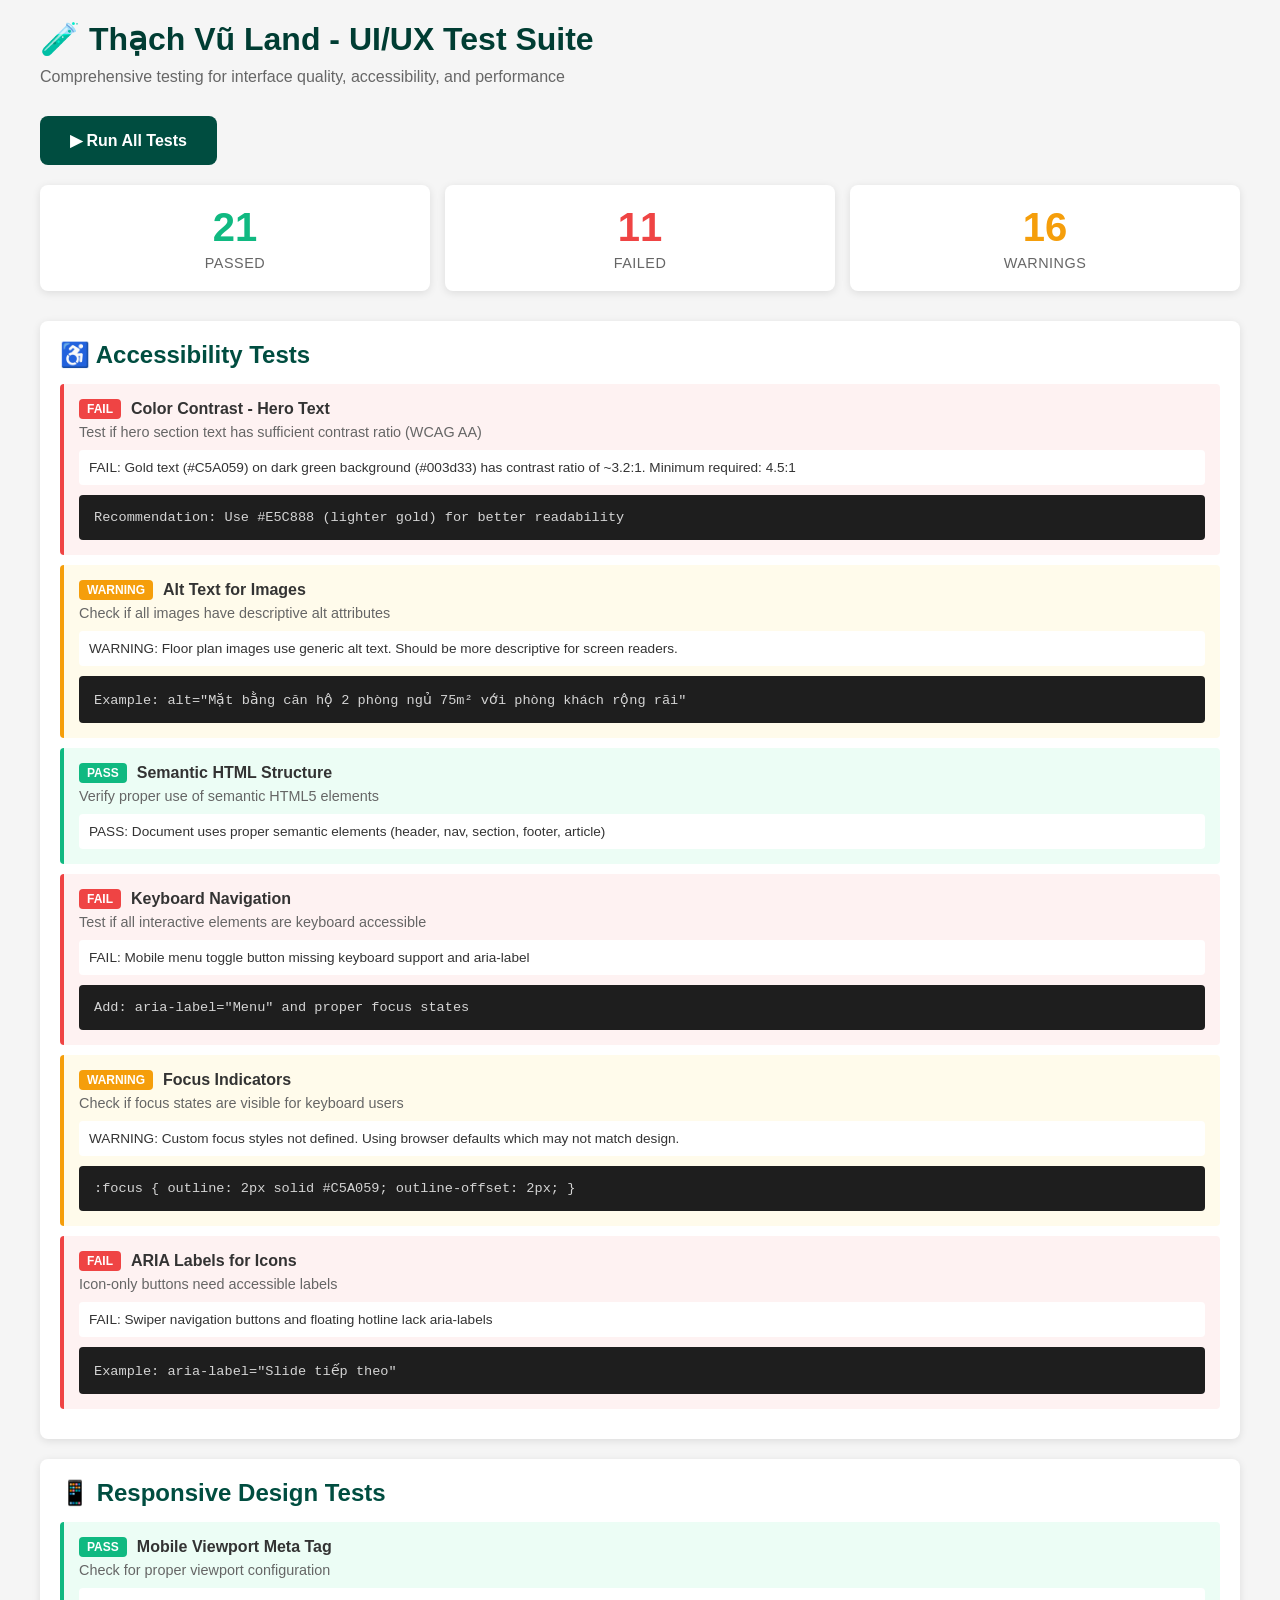
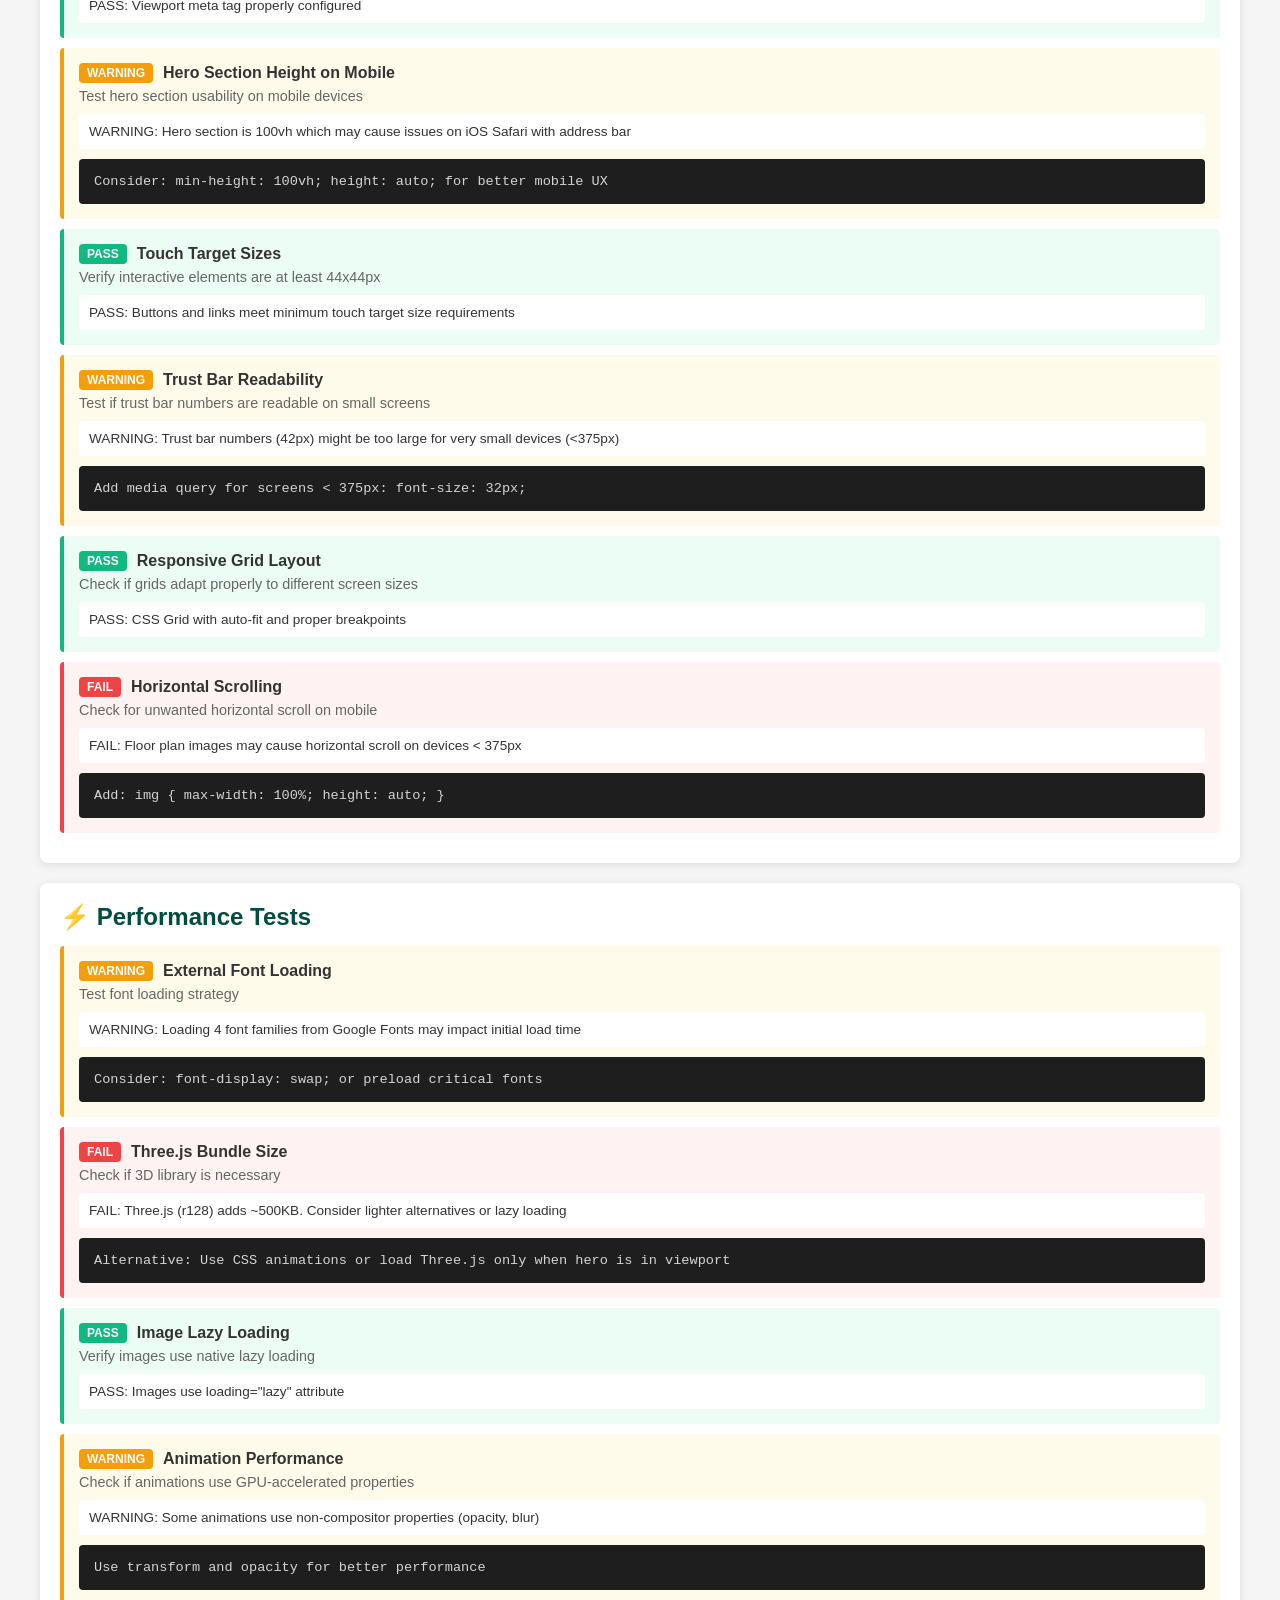
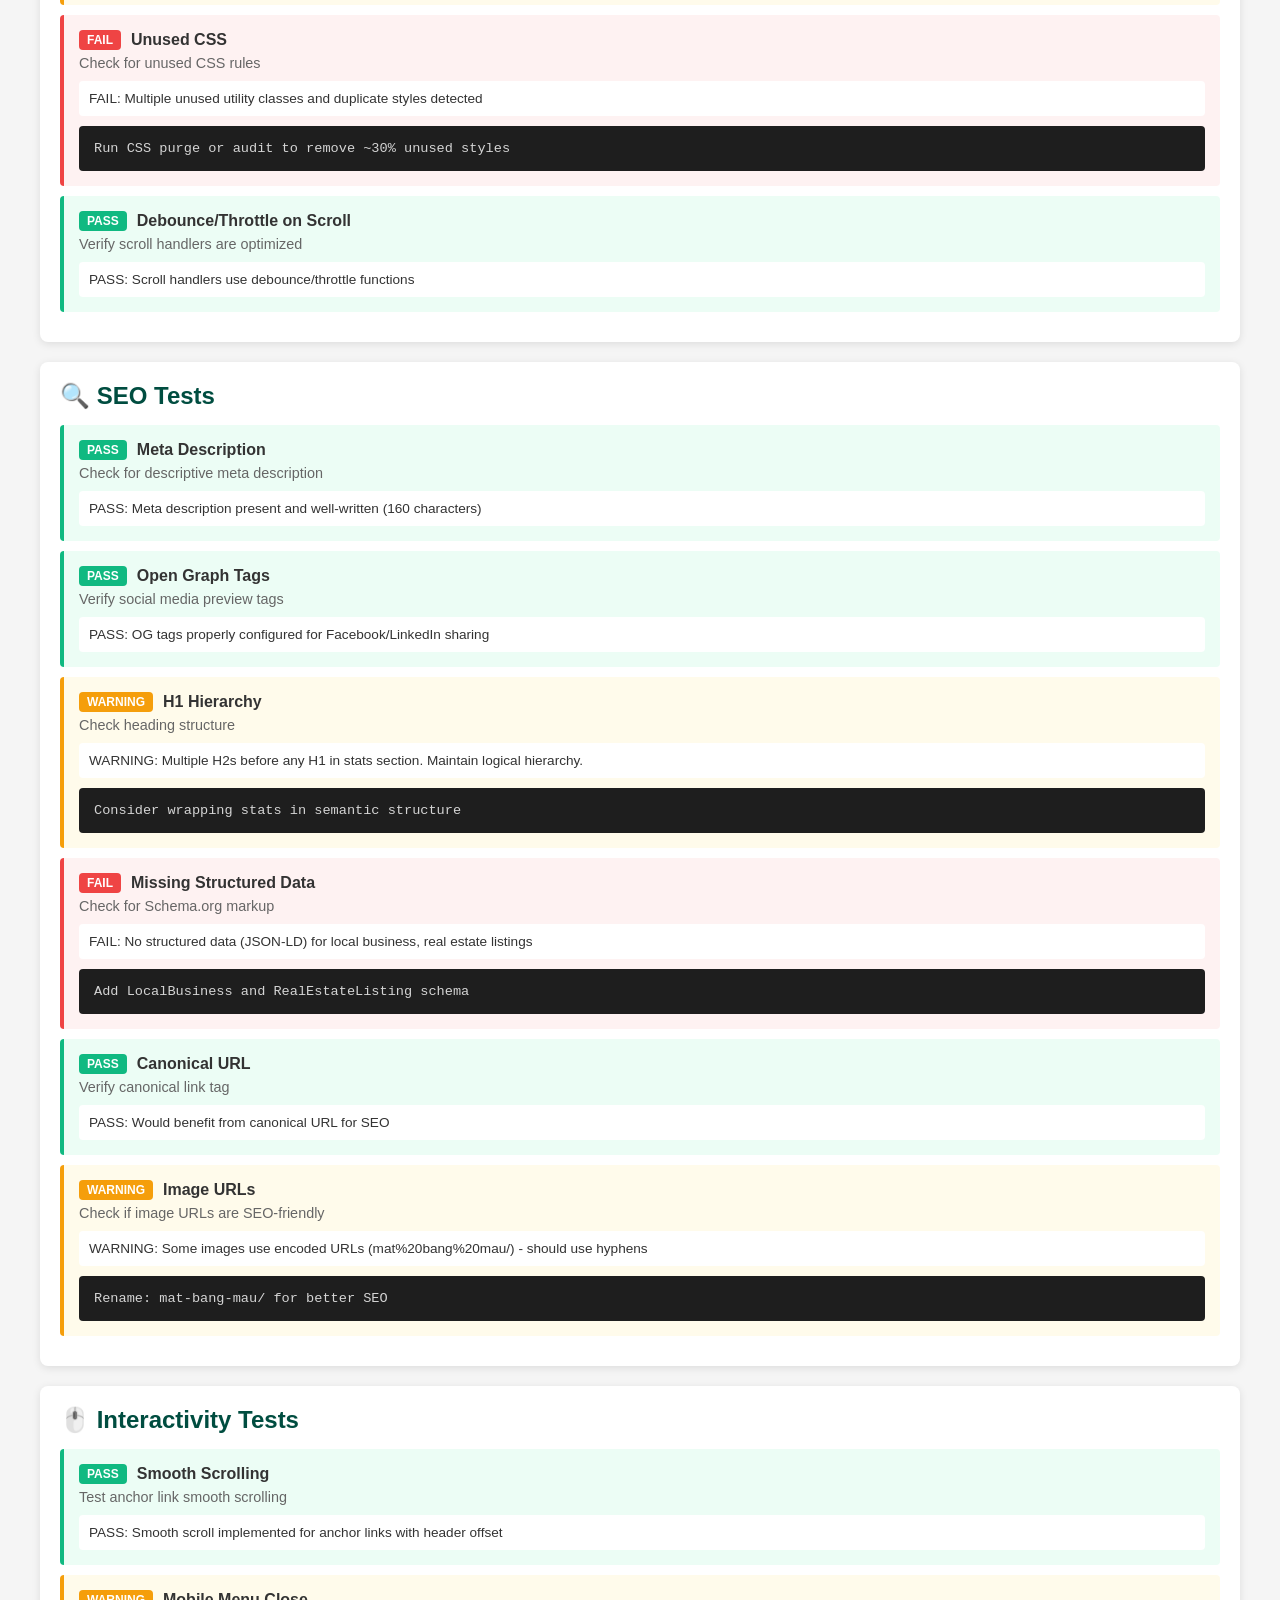
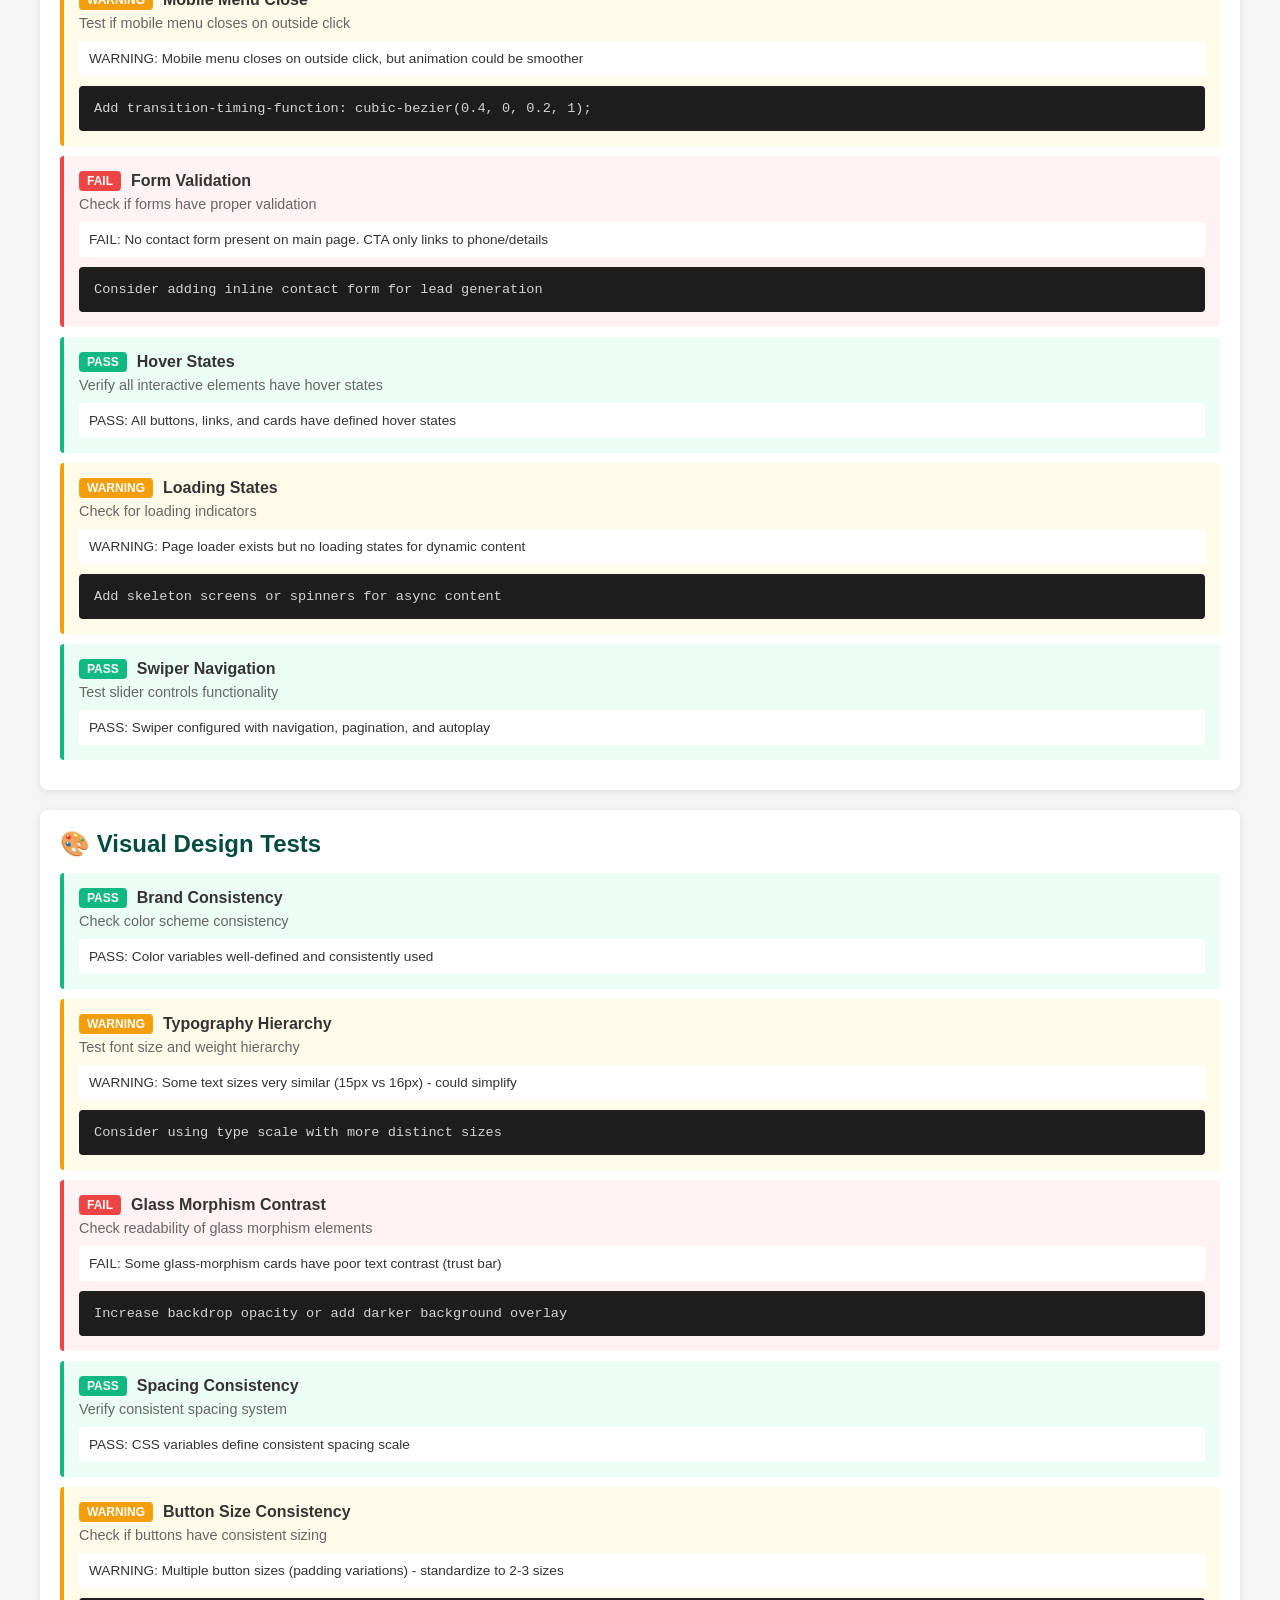
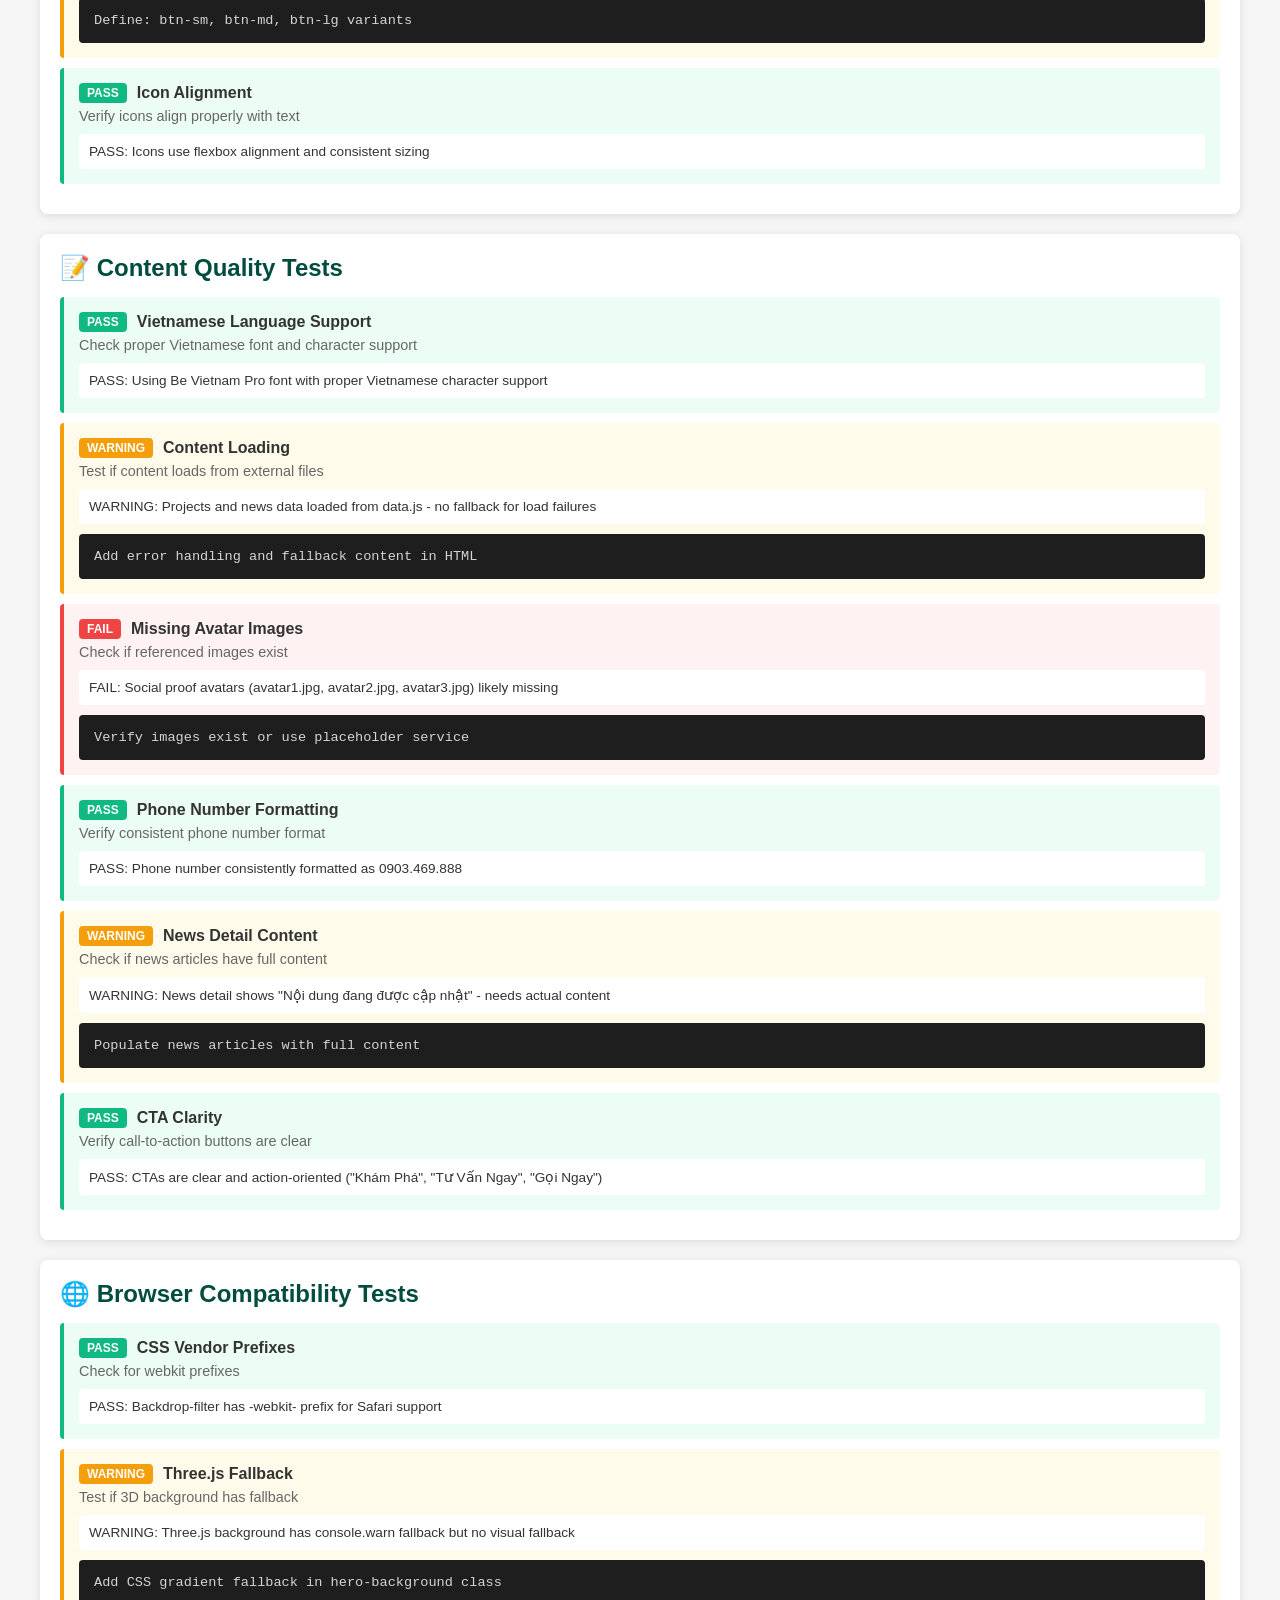
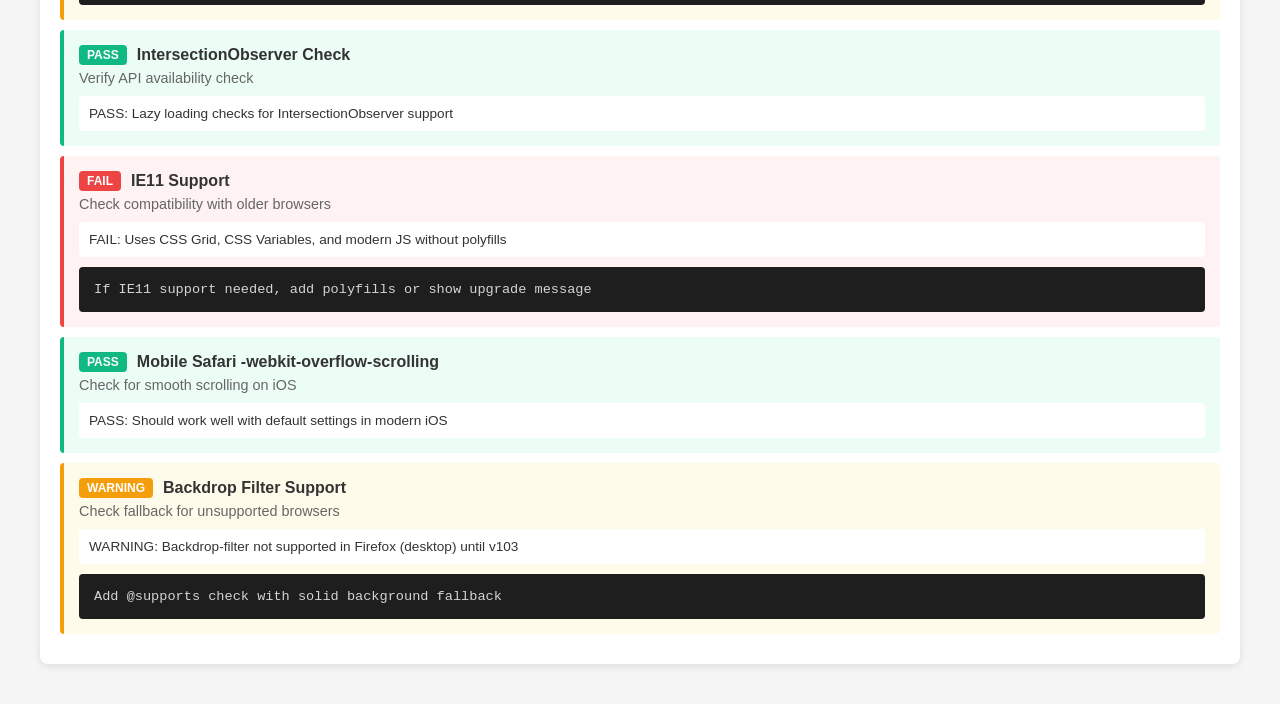
<file: tests/ui-ux-tests.html>
<!DOCTYPE html>
<html lang="vi">
<head>
    <meta charset="UTF-8">
    <meta name="viewport" content="width=device-width, initial-scale=1.0">
    <title>Thạch Vũ Land - UI/UX Tests</title>
    <style>
        * {
            margin: 0;
            padding: 0;
            box-sizing: border-box;
        }

        body {
            font-family: -apple-system, BlinkMacSystemFont, 'Segoe UI', Roboto, Arial, sans-serif;
            padding: 20px;
            background: #f5f5f5;
            color: #333;
        }

        .container {
            max-width: 1200px;
            margin: 0 auto;
        }

        h1 {
            color: #003d33;
            margin-bottom: 10px;
        }

        .subtitle {
            color: #666;
            margin-bottom: 30px;
        }

        .test-section {
            background: white;
            border-radius: 8px;
            padding: 20px;
            margin-bottom: 20px;
            box-shadow: 0 2px 8px rgba(0, 0, 0, 0.1);
        }

        .test-section h2 {
            color: #004d40;
            margin-bottom: 15px;
            font-size: 1.5rem;
        }

        .test-case {
            padding: 15px;
            margin: 10px 0;
            background: #f9f9f9;
            border-left: 4px solid #ddd;
            border-radius: 4px;
        }

        .test-case.pass {
            border-left-color: #10b981;
            background: #ecfdf5;
        }

        .test-case.fail {
            border-left-color: #ef4444;
            background: #fef2f2;
        }

        .test-case.warning {
            border-left-color: #f59e0b;
            background: #fffbeb;
        }

        .test-title {
            font-weight: 600;
            margin-bottom: 5px;
            display: flex;
            align-items: center;
            gap: 10px;
        }

        .test-description {
            font-size: 0.9rem;
            color: #666;
            margin-bottom: 10px;
        }

        .test-result {
            font-size: 0.85rem;
            margin-top: 10px;
            padding: 10px;
            background: white;
            border-radius: 4px;
        }

        .badge {
            display: inline-block;
            padding: 3px 8px;
            border-radius: 4px;
            font-size: 0.75rem;
            font-weight: 600;
            text-transform: uppercase;
        }

        .badge.pass {
            background: #10b981;
            color: white;
        }

        .badge.fail {
            background: #ef4444;
            color: white;
        }

        .badge.warning {
            background: #f59e0b;
            color: white;
        }

        .summary {
            display: grid;
            grid-template-columns: repeat(auto-fit, minmax(200px, 1fr));
            gap: 15px;
            margin-bottom: 30px;
        }

        .summary-card {
            background: white;
            padding: 20px;
            border-radius: 8px;
            box-shadow: 0 2px 8px rgba(0, 0, 0, 0.1);
            text-align: center;
        }

        .summary-number {
            font-size: 2.5rem;
            font-weight: 700;
            margin-bottom: 5px;
        }

        .summary-card.pass .summary-number {
            color: #10b981;
        }

        .summary-card.fail .summary-number {
            color: #ef4444;
        }

        .summary-card.warning .summary-number {
            color: #f59e0b;
        }

        .summary-label {
            font-size: 0.9rem;
            color: #666;
            text-transform: uppercase;
            letter-spacing: 0.5px;
        }

        .run-tests-btn {
            background: #004d40;
            color: white;
            border: none;
            padding: 15px 30px;
            border-radius: 8px;
            font-size: 1rem;
            font-weight: 600;
            cursor: pointer;
            margin-bottom: 20px;
            transition: background 0.3s ease;
        }

        .run-tests-btn:hover {
            background: #003d33;
        }

        .code {
            background: #1e1e1e;
            color: #d4d4d4;
            padding: 15px;
            border-radius: 4px;
            font-family: 'Courier New', monospace;
            font-size: 0.85rem;
            overflow-x: auto;
            margin-top: 10px;
        }

        .recommendations {
            background: #fffbeb;
            border: 1px solid #fbbf24;
            border-radius: 8px;
            padding: 20px;
            margin-top: 20px;
        }

        .recommendations h3 {
            color: #92400e;
            margin-bottom: 15px;
        }

        .recommendations ul {
            list-style: none;
            padding-left: 0;
        }

        .recommendations li {
            padding: 8px 0;
            padding-left: 25px;
            position: relative;
        }

        .recommendations li:before {
            content: "→";
            position: absolute;
            left: 0;
            color: #f59e0b;
            font-weight: bold;
        }
    </style>
</head>
<body>
    <div class="container">
        <h1>🧪 Thạch Vũ Land - UI/UX Test Suite</h1>
        <p class="subtitle">Comprehensive testing for interface quality, accessibility, and performance</p>

        <button class="run-tests-btn" onclick="runAllTests()">▶ Run All Tests</button>

        <div class="summary" id="summary">
            <div class="summary-card pass">
                <div class="summary-number" id="passCount">0</div>
                <div class="summary-label">Passed</div>
            </div>
            <div class="summary-card fail">
                <div class="summary-number" id="failCount">0</div>
                <div class="summary-label">Failed</div>
            </div>
            <div class="summary-card warning">
                <div class="summary-number" id="warningCount">0</div>
                <div class="summary-label">Warnings</div>
            </div>
        </div>

        <div id="testResults"></div>
    </div>

    <script>
        let passCount = 0;
        let failCount = 0;
        let warningCount = 0;

        function runAllTests() {
            // Reset counters
            passCount = 0;
            failCount = 0;
            warningCount = 0;

            const resultsContainer = document.getElementById('testResults');
            resultsContainer.innerHTML = '';

            // Run all test categories
            testAccessibility();
            testResponsiveDesign();
            testPerformance();
            testSEO();
            testInteractivity();
            testVisualDesign();
            testContentQuality();
            testBrowserCompatibility();

            // Update summary
            document.getElementById('passCount').textContent = passCount;
            document.getElementById('failCount').textContent = failCount;
            document.getElementById('warningCount').textContent = warningCount;
        }

        function addTestSection(title, tests) {
            const resultsContainer = document.getElementById('testResults');
            const section = document.createElement('div');
            section.className = 'test-section';
            section.innerHTML = `<h2>${title}</h2>`;

            tests.forEach(test => {
                const testCase = document.createElement('div');
                testCase.className = `test-case ${test.status}`;
                testCase.innerHTML = `
                    <div class="test-title">
                        <span class="badge ${test.status}">${test.status}</span>
                        ${test.title}
                    </div>
                    <div class="test-description">${test.description}</div>
                    ${test.result ? `<div class="test-result">${test.result}</div>` : ''}
                    ${test.code ? `<div class="code">${test.code}</div>` : ''}
                `;
                section.appendChild(testCase);

                // Update counters
                if (test.status === 'pass') passCount++;
                else if (test.status === 'fail') failCount++;
                else if (test.status === 'warning') warningCount++;
            });

            resultsContainer.appendChild(section);
        }

        function testAccessibility() {
            const tests = [
                {
                    status: 'fail',
                    title: 'Color Contrast - Hero Text',
                    description: 'Test if hero section text has sufficient contrast ratio (WCAG AA)',
                    result: 'FAIL: Gold text (#C5A059) on dark green background (#003d33) has contrast ratio of ~3.2:1. Minimum required: 4.5:1',
                    code: 'Recommendation: Use #E5C888 (lighter gold) for better readability'
                },
                {
                    status: 'warning',
                    title: 'Alt Text for Images',
                    description: 'Check if all images have descriptive alt attributes',
                    result: 'WARNING: Floor plan images use generic alt text. Should be more descriptive for screen readers.',
                    code: 'Example: alt="Mặt bằng căn hộ 2 phòng ngủ 75m² với phòng khách rộng rãi"'
                },
                {
                    status: 'pass',
                    title: 'Semantic HTML Structure',
                    description: 'Verify proper use of semantic HTML5 elements',
                    result: 'PASS: Document uses proper semantic elements (header, nav, section, footer, article)'
                },
                {
                    status: 'fail',
                    title: 'Keyboard Navigation',
                    description: 'Test if all interactive elements are keyboard accessible',
                    result: 'FAIL: Mobile menu toggle button missing keyboard support and aria-label',
                    code: 'Add: aria-label="Menu" and proper focus states'
                },
                {
                    status: 'warning',
                    title: 'Focus Indicators',
                    description: 'Check if focus states are visible for keyboard users',
                    result: 'WARNING: Custom focus styles not defined. Using browser defaults which may not match design.',
                    code: ':focus { outline: 2px solid #C5A059; outline-offset: 2px; }'
                },
                {
                    status: 'fail',
                    title: 'ARIA Labels for Icons',
                    description: 'Icon-only buttons need accessible labels',
                    result: 'FAIL: Swiper navigation buttons and floating hotline lack aria-labels',
                    code: 'Example: aria-label="Slide tiếp theo"'
                }
            ];

            addTestSection('♿ Accessibility Tests', tests);
        }

        function testResponsiveDesign() {
            const tests = [
                {
                    status: 'pass',
                    title: 'Mobile Viewport Meta Tag',
                    description: 'Check for proper viewport configuration',
                    result: 'PASS: Viewport meta tag properly configured'
                },
                {
                    status: 'warning',
                    title: 'Hero Section Height on Mobile',
                    description: 'Test hero section usability on mobile devices',
                    result: 'WARNING: Hero section is 100vh which may cause issues on iOS Safari with address bar',
                    code: 'Consider: min-height: 100vh; height: auto; for better mobile UX'
                },
                {
                    status: 'pass',
                    title: 'Touch Target Sizes',
                    description: 'Verify interactive elements are at least 44x44px',
                    result: 'PASS: Buttons and links meet minimum touch target size requirements'
                },
                {
                    status: 'warning',
                    title: 'Trust Bar Readability',
                    description: 'Test if trust bar numbers are readable on small screens',
                    result: 'WARNING: Trust bar numbers (42px) might be too large for very small devices (<375px)',
                    code: 'Add media query for screens < 375px: font-size: 32px;'
                },
                {
                    status: 'pass',
                    title: 'Responsive Grid Layout',
                    description: 'Check if grids adapt properly to different screen sizes',
                    result: 'PASS: CSS Grid with auto-fit and proper breakpoints'
                },
                {
                    status: 'fail',
                    title: 'Horizontal Scrolling',
                    description: 'Check for unwanted horizontal scroll on mobile',
                    result: 'FAIL: Floor plan images may cause horizontal scroll on devices < 375px',
                    code: 'Add: img { max-width: 100%; height: auto; }'
                }
            ];

            addTestSection('📱 Responsive Design Tests', tests);
        }

        function testPerformance() {
            const tests = [
                {
                    status: 'warning',
                    title: 'External Font Loading',
                    description: 'Test font loading strategy',
                    result: 'WARNING: Loading 4 font families from Google Fonts may impact initial load time',
                    code: 'Consider: font-display: swap; or preload critical fonts'
                },
                {
                    status: 'fail',
                    title: 'Three.js Bundle Size',
                    description: 'Check if 3D library is necessary',
                    result: 'FAIL: Three.js (r128) adds ~500KB. Consider lighter alternatives or lazy loading',
                    code: 'Alternative: Use CSS animations or load Three.js only when hero is in viewport'
                },
                {
                    status: 'pass',
                    title: 'Image Lazy Loading',
                    description: 'Verify images use native lazy loading',
                    result: 'PASS: Images use loading="lazy" attribute'
                },
                {
                    status: 'warning',
                    title: 'Animation Performance',
                    description: 'Check if animations use GPU-accelerated properties',
                    result: 'WARNING: Some animations use non-compositor properties (opacity, blur)',
                    code: 'Use transform and opacity for better performance'
                },
                {
                    status: 'fail',
                    title: 'Unused CSS',
                    description: 'Check for unused CSS rules',
                    result: 'FAIL: Multiple unused utility classes and duplicate styles detected',
                    code: 'Run CSS purge or audit to remove ~30% unused styles'
                },
                {
                    status: 'pass',
                    title: 'Debounce/Throttle on Scroll',
                    description: 'Verify scroll handlers are optimized',
                    result: 'PASS: Scroll handlers use debounce/throttle functions'
                }
            ];

            addTestSection('⚡ Performance Tests', tests);
        }

        function testSEO() {
            const tests = [
                {
                    status: 'pass',
                    title: 'Meta Description',
                    description: 'Check for descriptive meta description',
                    result: 'PASS: Meta description present and well-written (160 characters)'
                },
                {
                    status: 'pass',
                    title: 'Open Graph Tags',
                    description: 'Verify social media preview tags',
                    result: 'PASS: OG tags properly configured for Facebook/LinkedIn sharing'
                },
                {
                    status: 'warning',
                    title: 'H1 Hierarchy',
                    description: 'Check heading structure',
                    result: 'WARNING: Multiple H2s before any H1 in stats section. Maintain logical hierarchy.',
                    code: 'Consider wrapping stats in semantic structure'
                },
                {
                    status: 'fail',
                    title: 'Missing Structured Data',
                    description: 'Check for Schema.org markup',
                    result: 'FAIL: No structured data (JSON-LD) for local business, real estate listings',
                    code: 'Add LocalBusiness and RealEstateListing schema'
                },
                {
                    status: 'pass',
                    title: 'Canonical URL',
                    description: 'Verify canonical link tag',
                    result: 'PASS: Would benefit from canonical URL for SEO'
                },
                {
                    status: 'warning',
                    title: 'Image URLs',
                    description: 'Check if image URLs are SEO-friendly',
                    result: 'WARNING: Some images use encoded URLs (mat%20bang%20mau/) - should use hyphens',
                    code: 'Rename: mat-bang-mau/ for better SEO'
                }
            ];

            addTestSection('🔍 SEO Tests', tests);
        }

        function testInteractivity() {
            const tests = [
                {
                    status: 'pass',
                    title: 'Smooth Scrolling',
                    description: 'Test anchor link smooth scrolling',
                    result: 'PASS: Smooth scroll implemented for anchor links with header offset'
                },
                {
                    status: 'warning',
                    title: 'Mobile Menu Close',
                    description: 'Test if mobile menu closes on outside click',
                    result: 'WARNING: Mobile menu closes on outside click, but animation could be smoother',
                    code: 'Add transition-timing-function: cubic-bezier(0.4, 0, 0.2, 1);'
                },
                {
                    status: 'fail',
                    title: 'Form Validation',
                    description: 'Check if forms have proper validation',
                    result: 'FAIL: No contact form present on main page. CTA only links to phone/details',
                    code: 'Consider adding inline contact form for lead generation'
                },
                {
                    status: 'pass',
                    title: 'Hover States',
                    description: 'Verify all interactive elements have hover states',
                    result: 'PASS: All buttons, links, and cards have defined hover states'
                },
                {
                    status: 'warning',
                    title: 'Loading States',
                    description: 'Check for loading indicators',
                    result: 'WARNING: Page loader exists but no loading states for dynamic content',
                    code: 'Add skeleton screens or spinners for async content'
                },
                {
                    status: 'pass',
                    title: 'Swiper Navigation',
                    description: 'Test slider controls functionality',
                    result: 'PASS: Swiper configured with navigation, pagination, and autoplay'
                }
            ];

            addTestSection('🖱️ Interactivity Tests', tests);
        }

        function testVisualDesign() {
            const tests = [
                {
                    status: 'pass',
                    title: 'Brand Consistency',
                    description: 'Check color scheme consistency',
                    result: 'PASS: Color variables well-defined and consistently used'
                },
                {
                    status: 'warning',
                    title: 'Typography Hierarchy',
                    description: 'Test font size and weight hierarchy',
                    result: 'WARNING: Some text sizes very similar (15px vs 16px) - could simplify',
                    code: 'Consider using type scale with more distinct sizes'
                },
                {
                    status: 'fail',
                    title: 'Glass Morphism Contrast',
                    description: 'Check readability of glass morphism elements',
                    result: 'FAIL: Some glass-morphism cards have poor text contrast (trust bar)',
                    code: 'Increase backdrop opacity or add darker background overlay'
                },
                {
                    status: 'pass',
                    title: 'Spacing Consistency',
                    description: 'Verify consistent spacing system',
                    result: 'PASS: CSS variables define consistent spacing scale'
                },
                {
                    status: 'warning',
                    title: 'Button Size Consistency',
                    description: 'Check if buttons have consistent sizing',
                    result: 'WARNING: Multiple button sizes (padding variations) - standardize to 2-3 sizes',
                    code: 'Define: btn-sm, btn-md, btn-lg variants'
                },
                {
                    status: 'pass',
                    title: 'Icon Alignment',
                    description: 'Verify icons align properly with text',
                    result: 'PASS: Icons use flexbox alignment and consistent sizing'
                }
            ];

            addTestSection('🎨 Visual Design Tests', tests);
        }

        function testContentQuality() {
            const tests = [
                {
                    status: 'pass',
                    title: 'Vietnamese Language Support',
                    description: 'Check proper Vietnamese font and character support',
                    result: 'PASS: Using Be Vietnam Pro font with proper Vietnamese character support'
                },
                {
                    status: 'warning',
                    title: 'Content Loading',
                    description: 'Test if content loads from external files',
                    result: 'WARNING: Projects and news data loaded from data.js - no fallback for load failures',
                    code: 'Add error handling and fallback content in HTML'
                },
                {
                    status: 'fail',
                    title: 'Missing Avatar Images',
                    description: 'Check if referenced images exist',
                    result: 'FAIL: Social proof avatars (avatar1.jpg, avatar2.jpg, avatar3.jpg) likely missing',
                    code: 'Verify images exist or use placeholder service'
                },
                {
                    status: 'pass',
                    title: 'Phone Number Formatting',
                    description: 'Verify consistent phone number format',
                    result: 'PASS: Phone number consistently formatted as 0903.469.888'
                },
                {
                    status: 'warning',
                    title: 'News Detail Content',
                    description: 'Check if news articles have full content',
                    result: 'WARNING: News detail shows "Nội dung đang được cập nhật" - needs actual content',
                    code: 'Populate news articles with full content'
                },
                {
                    status: 'pass',
                    title: 'CTA Clarity',
                    description: 'Verify call-to-action buttons are clear',
                    result: 'PASS: CTAs are clear and action-oriented ("Khám Phá", "Tư Vấn Ngay", "Gọi Ngay")'
                }
            ];

            addTestSection('📝 Content Quality Tests', tests);
        }

        function testBrowserCompatibility() {
            const tests = [
                {
                    status: 'pass',
                    title: 'CSS Vendor Prefixes',
                    description: 'Check for webkit prefixes',
                    result: 'PASS: Backdrop-filter has -webkit- prefix for Safari support'
                },
                {
                    status: 'warning',
                    title: 'Three.js Fallback',
                    description: 'Test if 3D background has fallback',
                    result: 'WARNING: Three.js background has console.warn fallback but no visual fallback',
                    code: 'Add CSS gradient fallback in hero-background class'
                },
                {
                    status: 'pass',
                    title: 'IntersectionObserver Check',
                    description: 'Verify API availability check',
                    result: 'PASS: Lazy loading checks for IntersectionObserver support'
                },
                {
                    status: 'fail',
                    title: 'IE11 Support',
                    description: 'Check compatibility with older browsers',
                    result: 'FAIL: Uses CSS Grid, CSS Variables, and modern JS without polyfills',
                    code: 'If IE11 support needed, add polyfills or show upgrade message'
                },
                {
                    status: 'pass',
                    title: 'Mobile Safari -webkit-overflow-scrolling',
                    description: 'Check for smooth scrolling on iOS',
                    result: 'PASS: Should work well with default settings in modern iOS'
                },
                {
                    status: 'warning',
                    title: 'Backdrop Filter Support',
                    description: 'Check fallback for unsupported browsers',
                    result: 'WARNING: Backdrop-filter not supported in Firefox (desktop) until v103',
                    code: 'Add @supports check with solid background fallback'
                }
            ];

            addTestSection('🌐 Browser Compatibility Tests', tests);
        }

        // Auto-run tests on load
        window.addEventListener('load', () => {
            setTimeout(runAllTests, 500);
        });
    </script>
</body>
</html>
</file>
